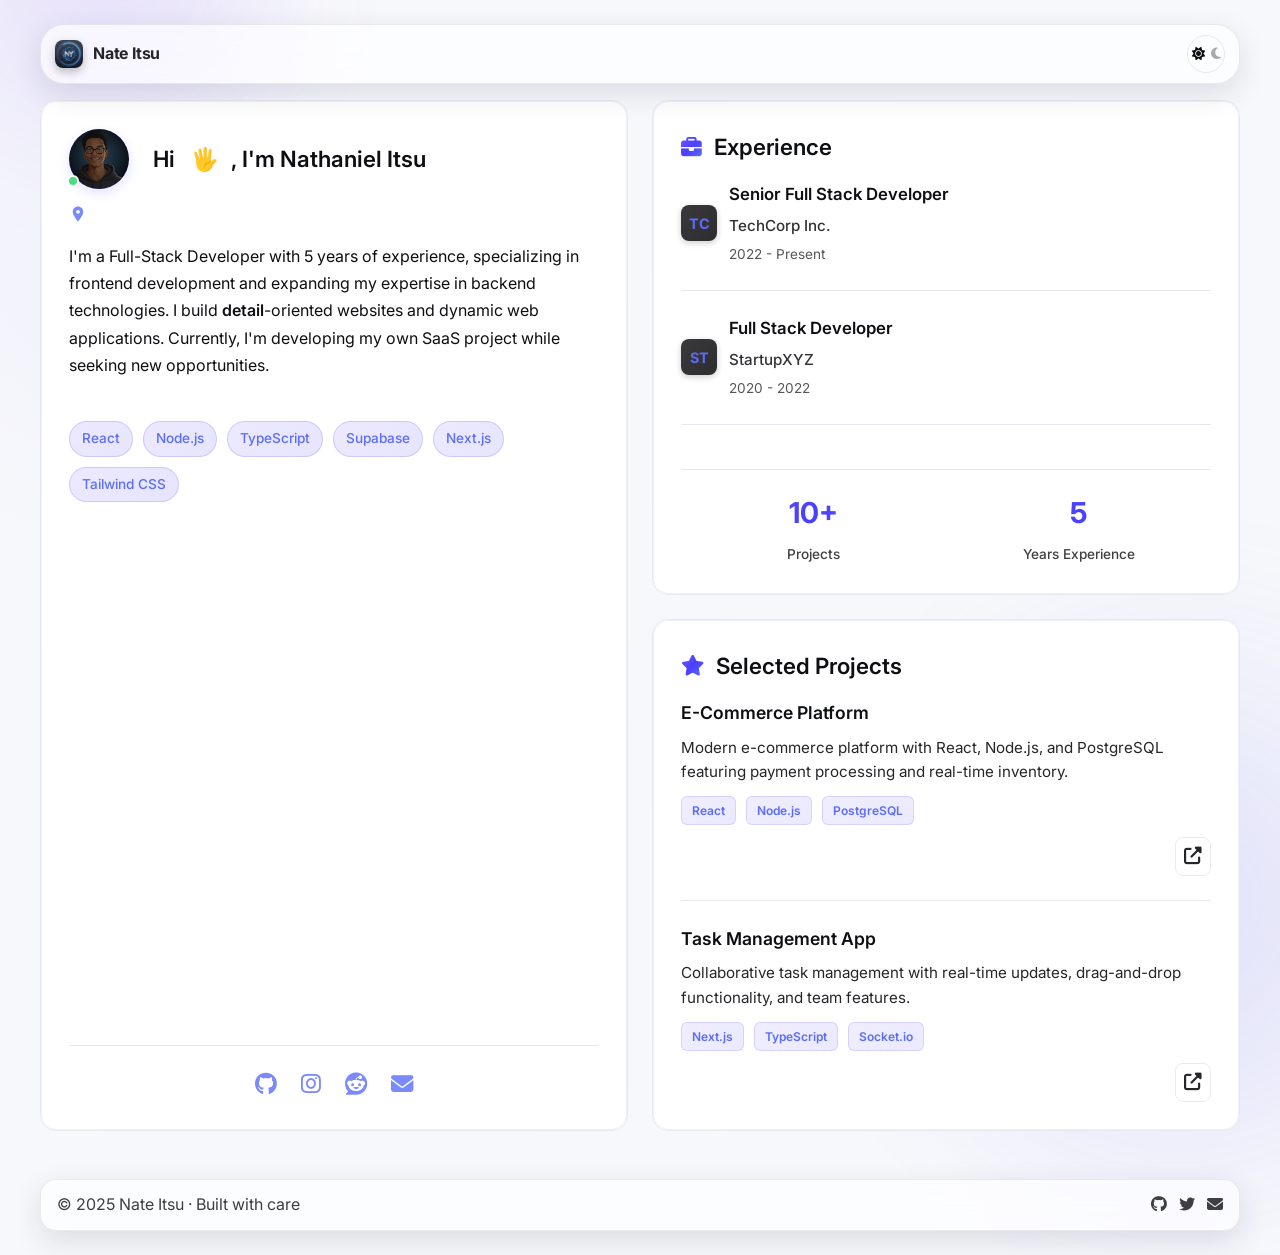
<file: Portofolio/index.html>
<!DOCTYPE html>
<html lang="en">
<head>
    <meta charset="UTF-8">
    <meta name="viewport" content="width=device-width, initial-scale=1.0">
    <title>Nate Itsu</title>
    <link rel="stylesheet" href="CSS/style.css">
    <link rel="stylesheet" href="https://cdnjs.cloudflare.com/ajax/libs/font-awesome/6.4.0/css/all.min.css">
    <link rel="preconnect" href="https://fonts.googleapis.com">
    <link rel="preconnect" href="https://fonts.gstatic.com" crossorigin>
    <link href="https://fonts.googleapis.com/css2?family=Inter:wght@400;500;600;700&family=Inter+Tight:wght@700&family=JetBrains+Mono:wght@400;600&display=swap" rel="stylesheet">
    <style>

    </style>
</head>
<body>
    <div class="container">
        <div class="glass-header">
        <nav class="site-nav" aria-label="Primary">
            <div class="brand">
                <img class="brand-logo" src="assets/favicon2.png" alt="">
                <span class="brand-name">Nate Itsu</span>
            </div>
            <button class="theme-toggle" id="theme-toggle" aria-label="Toggle theme" title="Toggle theme">
                <i class="fas fa-sun" aria-hidden="true"></i>
                <i class="fas fa-moon" aria-hidden="true"></i>
            </button>
        </nav>
        </div>
        <div class="bento-grid">
            <!-- About Me -->
            <div class="bento-item large">
                <div class="section-title">
                    <div class="avatar-container">
                        <div class="avatar">
                            <img id="profile-img" src="assets/profile2.png"></div>
                        <div class="availability-indicator">
                            <div class="availability-text">Open to new opportunities</div>
                        </div>
                    </div>
                    Hi <span class="wave-emoji">🖐️</span>, I'm Nathaniel Itsu
                </div>
                <div class="location">
                    <svg class="location-icon" viewBox="0 0 24 24" fill="currentColor">
                        <path d="M12 2C8.13 2 5 5.13 5 9c0 5.25 7 13 7 13s7-7.75 7-13c0-3.87-3.13-7-7-7zm0 9.5c-1.38 0-2.5-1.12-2.5-2.5s1.12-2.5 2.5-2.5 2.5 1.12 2.5 2.5-1.12 2.5-2.5 2.5z"/>
                    </svg>
                    <span class="location-text">Ethiopia</span>
                </div>
                <div class="bio">
                    I'm a Full-Stack Developer with 5 years of experience, specializing in frontend development and expanding my expertise in backend technologies. I build <span class="detail-text">detail</span>-oriented websites and dynamic web applications. Currently, I'm developing my own SaaS project while seeking new opportunities.
                </div>
                <div class="skills">
                    <span class="skill-tag">React</span>
                    <span class="skill-tag">Node.js</span>
                    <span class="skill-tag">TypeScript</span>
                    <span class="skill-tag">Supabase</span>
                    <span class="skill-tag">Next.js</span>
                    <span class="skill-tag">Tailwind CSS</span>
                </div>
                <div class="connect-icons">
                    <a href="#" class="connect-icon" aria-label="GitHub">
                        <i class="fab fa-github"></i>
                    </a>
                    <a href="#" class="connect-icon" aria-label="Instagram">
                        <i class="fab fa-instagram"></i>
                    </a>
                    <a href="#" class="connect-icon" aria-label="Reddit">
                        <i class="fab fa-reddit"></i>
                    </a>
                    <a href="#" class="connect-icon" aria-label="Email">
                        <i class="fas fa-envelope"></i>
                    </a>
                </div>
            </div>

            <!-- Experience -->
            <div class="bento-item medium">
                <div class="section-title">
                    <i class="fas fa-briefcase"></i> Experience
                </div>
                <div class="experience-item">
                    <div style="display: flex; align-items: center;">
                        <div class="company-logo">TC</div>
                        <div>
                            <div class="job-title">Senior Full Stack Developer</div>
                            <div class="company-name">TechCorp Inc.</div>
                            <div class="date">2022 - Present</div>
                        </div>
                    </div>
                </div>
                <div class="experience-item">
                    <div style="display: flex; align-items: center;">
                        <div class="company-logo">ST</div>
                        <div>
                            <div class="job-title">Full Stack Developer</div>
                            <div class="company-name">StartupXYZ</div>
                            <div class="date">2020 - 2022</div>
                        </div>
                    </div>
                </div>
                <div class="stats">
                    <div class="stat-item">
                        <div class="stat-value">10+</div>
                        <div class="stat-label">Projects</div>
                    </div>
                    <div class="stat-item">
                        <div class="stat-value">5</div>
                        <div class="stat-label">Years Experience</div>
                    </div>
                </div>
            </div>

            <!-- Selected Projects -->
            <div class="bento-item medium">
                <div class="section-title">
                    <i class="fas fa-star"></i> Selected Projects
                </div>
                <div class="project">
                    <div class="project-title">E-Commerce Platform</div>
                    <div class="project-desc">
                        Modern e-commerce platform with React, Node.js, and PostgreSQL featuring payment processing and real-time inventory.
                    </div>
                    <div class="project-tags">
                        <span class="project-tag">React</span>
                        <span class="project-tag">Node.js</span>
                        <span class="project-tag">PostgreSQL</span>
                    </div>
                    <div class="project-actions">
                        <button class="action-btn" aria-label="View project">
                            <i class="fas fa-external-link-alt"></i>
                        </button>
                    </div>
                </div>
                <div class="project">
                    <div class="project-title">Task Management App</div>
                    <div class="project-desc">
                        Collaborative task management with real-time updates, drag-and-drop functionality, and team features.
                    </div>
                    <div class="project-tags">
                        <span class="project-tag">Next.js</span>
                        <span class="project-tag">TypeScript</span>
                        <span class="project-tag">Socket.io</span>
                    </div>
                    <div class="project-actions">
                        <button class="action-btn" aria-label="View project">
                            <i class="fas fa-external-link-alt"></i>
                        </button>
                    </div>
                </div>
            </div>
        </div>
        <footer class="glass-footer" aria-label="Footer">
            <div class="footer-inner">
                <div class="footer-text">© 2025 Nate Itsu · Built with care</div>
                <div class="footer-actions">
                    <a href="#" class="footer-icon" aria-label="GitHub"><i class="fab fa-github"></i></a>
                    <a href="#" class="footer-icon" aria-label="Twitter"><i class="fab fa-twitter"></i></a>
                    <a href="#" class="footer-icon" aria-label="Email"><i class="fas fa-envelope"></i></a>
                </div>
            </div>
        </footer>
    </div>

    <script>
        document.addEventListener('DOMContentLoaded', function() {
            // Theme: initialize from localStorage or OS preference
            const root = document.documentElement;
            const savedTheme = localStorage.getItem('theme');
            const prefersLight = window.matchMedia('(prefers-color-scheme: light)').matches;
            const initialTheme = savedTheme || (prefersLight ? 'light' : 'dark');
            root.setAttribute('data-theme', initialTheme);

            const toggleBtn = document.getElementById('theme-toggle');
            if (toggleBtn) {
                toggleBtn.addEventListener('click', function() {
                    const next = root.getAttribute('data-theme') === 'light' ? 'dark' : 'light';
                    root.setAttribute('data-theme', next);
                    localStorage.setItem('theme', next);
                });
            }

            // Profile hover swap using local assets
            const avatar = document.querySelector('.avatar');
            const profileImg = document.getElementById('profile-img');
            if (avatar && profileImg) {
                const frontImg = 'assets/profile2.png';
                const sideViewImg = 'assets/profile3.png';
                profileImg.src = frontImg;
                avatar.addEventListener('mouseenter', function() {
                    profileImg.src = sideViewImg;
                });
                avatar.addEventListener('mouseleave', function() {
                    profileImg.src = frontImg;
                });
            }
        });
    </script>
</body>
</html>
</file>
<file: Portofolio/CSS/style.css>
:root {
            /* Color tokens (dark as default) */
            --primary-bg: #0f0f11;
            --secondary-bg: #1a1a1d;
            --text-color: #ffffff;
            --muted-text: #b8b8bf;
            --accent-color: #7c6cf8;
            --accent-gradient: linear-gradient(135deg, #8b5cf6 0%, #6366f1 50%, #7c6cf8 100%);
            --border-color: #2d2d32;
            --card-bg: #25252a;
            --hover-bg: #2f2f35;
            --success-color: #4ade80;
            --shadow-color: rgba(126, 108, 255, 0.2);

            /* Typography */
            --font-sans: 'Inter var', 'Inter', -apple-system, BlinkMacSystemFont, 'Segoe UI', Roboto, Oxygen, Ubuntu, Cantarell, 'Helvetica Neue', Arial, sans-serif;
            --font-mono: 'JetBrains Mono', ui-monospace, SFMono-Regular, Menlo, Monaco, Consolas, 'Liberation Mono', 'Courier New', monospace;

            /* Radii */
            --radius-xs: 6px;
            --radius-sm: 8px;
            --radius-md: 12px;
            --radius-lg: 16px;
            --radius-xl: 24px;

            /* Spacing scale */
            --space-1: 4px;
            --space-2: 8px;
            --space-3: 12px;
            --space-4: 16px;
            --space-5: 20px;
            --space-6: 24px;
            --space-7: 32px;
            --space-8: 40px;
            --space-9: 48px;

            /* Focus ring */
            --ring-color: rgba(126, 108, 255, 0.6);
            --ring-offset: 2px;
            --ring-width: 2px;

            /* Elevation */
            --elevation-1: 0 6px 18px rgba(0,0,0,0.25);
            --elevation-2: 0 12px 28px rgba(0,0,0,0.28);
        }

        /* Light theme overrides */
        [data-theme="light"] {
            --primary-bg: #f7f8fb;
            --secondary-bg: #ffffff;
            --text-color: #0e0f12;
            --muted-text: #5b5f6b;
            --accent-color: #5b6df8;
            --accent-gradient: linear-gradient(135deg, #6b5bff 0%, #4b3fff 50%, #5b6df8 100%);
            --border-color: #e6e8ef;
            --card-bg: #ffffff;
            --hover-bg: #f2f4f9;
            --shadow-color: rgba(93, 77, 255, 0.18);
        }

        * {
            margin: 0;
            padding: 0;
            box-sizing: border-box;
        }

        html { scroll-behavior: smooth; }

        body {
            font-family: var(--font-sans);
            background: var(--primary-bg);
            color: var(--text-color);
            line-height: 1.6;
            padding: var(--space-6);
            min-height: 100vh;
            background-image: 
                radial-gradient(circle at 10% 20%, rgba(126, 108, 255, 0.05) 0%, transparent 20%),
                radial-gradient(circle at 90% 80%, rgba(126, 108, 255, 0.03) 0%, transparent 20%);
        }
        body::before {
            content: '';
            position: fixed;
            inset: -20% -10% -40% -10%;
            background:
                radial-gradient(600px circle at 15% 10%, rgba(139, 92, 246, 0.16), transparent 40%),
                radial-gradient(800px circle at 85% 75%, rgba(99, 102, 241, 0.14), transparent 45%);
            filter: blur(40px);
            z-index: -1;
            animation: drift 22s ease-in-out infinite alternate;
            pointer-events: none;
        }

        ::selection {
            background: rgba(126, 108, 255, 0.25);
            color: var(--text-color);
        }

        :where(button, a, input, textarea, select):focus-visible {
            outline: none;
            box-shadow: 0 0 0 var(--ring-width) var(--ring-color), 0 0 0 calc(var(--ring-width) + var(--ring-offset)) rgba(0,0,0,0.25);
        }

        .container {
            max-width: 1200px;
            margin: 0 auto;
        }

        /* Top navigation */
        .site-nav {
            display: flex;
            align-items: center;
            justify-content: space-between;
            padding: 10px 14px;
            margin-bottom: var(--space-4);
        }

        .brand {
            display: flex;
            align-items: center;
            gap: 10px;
            font-weight: 700;
            letter-spacing: -0.2px;
        }

        .brand-logo {
            width: 28px;
            height: 28px;
            border-radius: var(--radius-sm);
            box-shadow: 0 4px 10px rgba(0,0,0,0.25);
        }

        .brand-name { opacity: 0.9; }

        .theme-toggle {
            display: inline-flex;
            align-items: center;
            justify-content: center;
            width: 38px;
            height: 38px;
            border-radius: 999px;
            border: 1px solid var(--border-color);
            background: linear-gradient(180deg, rgba(255,255,255,0.02), rgba(255,255,255,0));
            color: var(--text-color);
            cursor: pointer;
            transition: all 0.2s ease;
            gap: 6px;
        }

        /* Glass containers */
        .glass-header { position: sticky; top: 12px; z-index: 50; }
        .glass-header .site-nav {
            border-radius: var(--radius-xl);
            background: var(--glass-bg);
            border: 1px solid var(--glass-border);
            backdrop-filter: blur(14px) saturate(140%);
            box-shadow: var(--glass-shadow);
        }

        .glass-footer { margin-top: var(--space-9); }
        .glass-footer .footer-inner {
            display: flex;
            align-items: center;
            justify-content: space-between;
            gap: var(--space-4);
            padding: 12px 16px;
            border-radius: var(--radius-lg);
            background: var(--glass-bg);
            border: 1px solid var(--glass-border);
            backdrop-filter: blur(14px) saturate(140%);
            box-shadow: var(--glass-shadow);
        }

        .footer-text { opacity: 0.8; }
        .footer-actions { display: flex; gap: var(--space-3); }
        .footer-icon { color: var(--text-color); opacity: 0.8; transition: transform .2s ease, opacity .2s ease; }
        .footer-icon:hover { opacity: 1; transform: translateY(-2px) scale(1.06); }

        .theme-toggle:hover { background: var(--hover-bg); transform: translateY(-1px); }

        [data-theme="light"] .theme-toggle .fa-sun { opacity: 1; }
        [data-theme="light"] .theme-toggle .fa-moon { opacity: 0.35; }
        [data-theme="dark"] .theme-toggle .fa-moon { opacity: 1; }
        [data-theme="dark"] .theme-toggle .fa-sun { opacity: 0.35; }

        header {
            text-align: center;
            padding: 48px 20px 32px;
            margin-bottom: 32px;
        }

        h1 {
            font-size: clamp(2rem, 1.3rem + 2vw, 2.8rem);
            font-weight: 700;
            margin-bottom: 12px;
            background: var(--accent-gradient);
            -webkit-background-clip: text;
            -webkit-text-fill-color: transparent;
            background-clip: text;
            letter-spacing: -0.5px;
        }

        h2 { font-size: clamp(1.3rem, 1.1rem + 0.8vw, 1.8rem); font-weight: 700; }
        h3 { font-size: clamp(1.1rem, 1rem + 0.4vw, 1.35rem); font-weight: 600; }
        p { color: var(--text-color); opacity: 0.95; letter-spacing: 0.1px; }

        .subtitle {
            font-size: 1.15rem;
            opacity: 0.85;
            margin-bottom: 24px;
            font-weight: 400;
        }

        .bento-grid {
            display: grid;
            grid-template-columns: repeat(4, 1fr);
            gap: var(--space-6);
            margin-bottom: var(--space-8);
        }

        .bento-item {
            background: var(--card-bg);
            border-radius: var(--radius-lg);
            padding: 28px;
            transition: all 0.3s cubic-bezier(0.4, 0, 0.2, 1);
            border: 1px solid var(--border-color);
            overflow: hidden;
            position: relative;
            backdrop-filter: blur(10px);
            display: flex;
            flex-direction: column;
            animation: fadeUp 600ms cubic-bezier(0.16, 1, 0.3, 1) both;
        }

        .bento-item::before {
            content: '';
            position: absolute;
            top: 0;
            left: 0;
            right: 0;
            bottom: 0;
            border-radius: var(--radius-lg);
            padding: 1px;
            background: linear-gradient(45deg, 
                rgba(126, 108, 255, 0.1), 
                rgba(93, 77, 255, 0.1), 
                rgba(126, 108, 255, 0.1));
            -webkit-mask: 
                linear-gradient(#fff 0 0) content-box, 
                linear-gradient(#fff 0 0);
            -webkit-mask-composite: destination-out;
            mask-composite: exclude;
            pointer-events: none;
        }

        .bento-item:hover {
            transform: translateY(-6px) scale(1.01) rotateX(0.5deg) rotateY(-0.5deg);
            box-shadow: 
                0 20px 40px var(--shadow-color),
                0 8px 16px rgba(0, 0, 0, 0.2);
            border-color: rgba(126, 108, 255, 0.4);
        }

        .bento-item.large {
            grid-column: span 2;
            grid-row: span 2;
        }

        .bento-item.medium {
            grid-column: span 2;
        }

        .bento-item.small {
            grid-column: span 1;
        }

        .section-title {
            font-size: 1.4rem;
            margin-bottom: var(--space-4);
            display: flex;
            align-items: center;
            gap: 12px;
            font-weight: 600;
        }

        .section-title i {
            font-size: 1.3rem;
            background: var(--accent-gradient);
            -webkit-background-clip: text;
            -webkit-text-fill-color: transparent;
            background-clip: text;
        }

        .avatar-container {
            position: relative;
            display: flex;
            align-items: center;
        }

        .avatar {
            width: 60px;
            height: 60px;
            border-radius: 50%;
            background: var(--accent-gradient);
            display: flex;
            align-items: center;
            justify-content: center;
            font-weight: bold;
            font-size: 1.4rem;
            margin-right: 12px;
            position: relative;
            overflow: hidden;
            cursor: pointer;
            transition: all 0.3s cubic-bezier(0.4, 0, 0.2, 1);
            box-shadow: 0 4px 12px rgba(126, 108, 255, 0.2);
        }

        .availability-indicator {
            position: absolute;
            bottom: 2px;
            left: -2px;
            width: 12px;
            height: 12px;
            background-color: var(--success-color);
            border-radius: 50%;
            border: 2px solid var(--card-bg);
            display: flex;
            align-items: center;
            justify-content: center;
            cursor: help;
            transition: all 0.2s ease;
            animation: pulse 2.2s ease-in-out infinite;
        }

        .availability-text {
            display: none;
            position: absolute;
            bottom: 30px;
            left: 0;
            background-color: var(--card-bg);
            color: var(--text-color);
            padding: 6px 12px;
            border-radius: 6px;
            font-size: 0.85rem;
            white-space: nowrap;
            border: 1px solid var(--border-color);
            box-shadow: 0 4px 12px rgba(0, 0, 0, 0.3);
            z-index: 10;
            animation: fadeIn 0.2s cubic-bezier(0.4, 0, 0.2, 1);
        }

        .availability-indicator:hover .availability-text {
            display: block;
        }

        .availability-indicator:hover {
            transform: scale(1.1);
            box-shadow: 0 0 10px rgba(74, 222, 128, 0.4);
        }

        .avatar img {
            width: 100%;
            height: 100%;
            object-fit: cover;
            transition: all 0.3s cubic-bezier(0.4, 0, 0.2, 1);
            border-radius: 50%;
        }

        .avatar::before {
            content: '';
            position: absolute;
            top: 0;
            left: 0;
            right: 0;
            bottom: 0;
            border-radius: 50%;
            border: 2px solid transparent;
            transition: all 0.3s cubic-bezier(0.4, 0, 0.2, 1);
            z-index: 1;
        }

        .avatar:hover::before {
            border: 2px solid var(--accent-color);
            box-shadow: 0 0 20px rgba(126, 108, 255, 0.6);
        }

        .avatar:hover img {
            transform: scale(1.15) rotate(8deg);
        }

        .location {
            display: flex;
            align-items: center;
            gap: 8px;
            font-size: 0.95rem;
            opacity: 0.8;
            margin-bottom: 20px;
            position: relative;
            font-weight: 500;
        }

        .location-icon {
            width: 18px;
            height: 18px;
            color: var(--accent-color);
            transition: transform 0.2s cubic-bezier(0.4, 0, 0.2, 1);
        }

        .location-icon:hover {
            transform: scale(1.3);
        }

        .location-text {
            display: none;
        }

        .location:hover .location-text {
            display: block;
            position: absolute;
            left: 32px;
            top: 50%;
            transform: translateY(-50%);
            background-color: var(--card-bg);
            color: var(--text-color);
            padding: 6px 12px;
            border-radius: 6px;
            font-size: 0.85rem;
            white-space: nowrap;
            border: 1px solid var(--border-color);
            box-shadow: 0 4px 12px rgba(0, 0, 0, 0.3);
            z-index: 10;
            animation: fadeIn 0.2s cubic-bezier(0.4, 0, 0.2, 1);
        }

        @keyframes fadeIn {
            from {
                opacity: 0;
                transform: translateY(-50%) translateX(-8px);
            }
            to {
                opacity: 1;
                transform: translateY(-50%) translateX(0);
            }
        }

        .bio {
            margin-bottom: 24px;
            font-size: 1rem;
            line-height: 1.7;
            font-weight: 400;
        }

        .skills {
            display: flex;
            flex-wrap: wrap;
            gap: 10px;
            margin-top: 18px;
            margin-bottom: 30px;
        }

        .skill-tag {
            background: linear-gradient(135deg, rgba(126, 108, 255, 0.15), rgba(93, 77, 255, 0.15));
            color: var(--accent-color);
            padding: 6px 12px;
            border-radius: 24px;
            font-size: 0.85rem;
            border: 1px solid rgba(126, 108, 255, 0.25);
            font-weight: 500;
            transition: all 0.2s ease;
        }

        .skill-tag:hover {
            transform: translateY(-1px) scale(1.02);
            box-shadow: 0 8px 20px rgba(126, 108, 255, 0.18);
            background: linear-gradient(135deg, rgba(126, 108, 255, 0.25), rgba(93, 77, 255, 0.25));
            border-color: rgba(126, 108, 255, 0.4);
        }

        .connect-icons {
            display: flex;
            gap: 24px;
            margin-top: auto;
            justify-content: center;
            padding-top: 20px;
            border-top: 1px solid var(--border-color);
        }

        .connect-icon {
            color: var(--accent-color);
            font-size: 1.4rem;
            transition: all 0.2s cubic-bezier(0.4, 0, 0.2, 1);
            opacity: 0.8;
        }

        .connect-icon:hover {
            opacity: 1;
            transform: translateY(-3px) rotate(-5deg) scale(1.05);
            text-shadow: 0 4px 12px rgba(126, 108, 255, 0.3);
        }

        .experience-item {
            margin-bottom: 24px;
            padding-bottom: 24px;
            border-bottom: 1px solid var(--border-color);
        }

        .experience-item:last-child {
            margin-bottom: 0;
            padding-bottom: 0;
            border-bottom: none;
        }

        .company-logo {
            width: 36px;
            height: 36px;
            border-radius: 8px;
            background: linear-gradient(135deg, #3a3a3c, #2d2d2f);
            display: flex;
            align-items: center;
            justify-content: center;
            font-weight: 700;
            margin-right: 12px;
            font-size: 0.9rem;
            color: var(--accent-color);
            box-shadow: 0 2px 6px rgba(0, 0, 0, 0.2);
        }

        .job-title {
            font-weight: 600;
            margin-bottom: 6px;
            font-size: 1.05rem;
        }

        .company-name {
            font-size: 0.95rem;
            opacity: 0.85;
            margin-bottom: 6px;
            font-weight: 500;
        }

        .date {
            font-size: 0.85rem;
            opacity: 0.7;
            font-weight: 400;
        }

        .stats {
            display: flex;
            justify-content: space-between;
            margin-top: 20px;
            padding-top: 20px;
            border-top: 1px solid var(--border-color);
        }

        .stat-item {
            text-align: center;
            flex: 1;
        }

        .stat-value {
            font-size: 1.8rem;
            font-weight: 700;
            margin-bottom: 8px;
            background: var(--accent-gradient);
            -webkit-background-clip: text;
            -webkit-text-fill-color: transparent;
            background-clip: text;
        }

        .stat-label {
            font-size: 0.85rem;
            opacity: 0.8;
            font-weight: 500;
        }

        .project {
            margin-bottom: 24px;
            padding-bottom: 24px;
            border-bottom: 1px solid var(--border-color);
            animation: fadeUp 700ms cubic-bezier(0.16, 1, 0.3, 1) both;
        }

        .project:last-child {
            margin-bottom: 0;
            padding-bottom: 0;
            border-bottom: none;
        }
        .project:nth-child(1) { animation-delay: 60ms; }
        .project:nth-child(2) { animation-delay: 140ms; }

        .project-title {
            font-weight: 600;
            margin-bottom: 8px;
            font-size: 1.1rem;
            color: var(--text-color);
        }

        .project-desc {
            font-size: 0.95rem;
            margin-bottom: 12px;
            opacity: 0.9;
            line-height: 1.6;
        }

        .project-tags {
            display: flex;
            flex-wrap: wrap;
            gap: 10px;
            margin-top: 12px;
        }

        .project-tag {
            background: linear-gradient(135deg, rgba(126, 108, 255, 0.12), rgba(93, 77, 255, 0.12));
            color: var(--accent-color);
            padding: 4px 10px;
            border-radius: 6px;
            font-size: 0.75rem;
            border: 1px solid rgba(126, 108, 255, 0.2);
            font-weight: 600;
            transition: all 0.2s ease;
        }

        .project-tag:hover {
            background: linear-gradient(135deg, rgba(126, 108, 255, 0.2), rgba(93, 77, 255, 0.2));
            transform: translateY(-1px);
        }

        .project-actions {
            display: flex;
            justify-content: flex-end;
            margin-top: 12px;
        }

        .action-btn {
            background: transparent;
            border: 1px solid var(--border-color);
            cursor: pointer;
            color: var(--text-color);
            opacity: 0.9;
            transition: all 0.2s cubic-bezier(0.4, 0, 0.2, 1);
            padding: 8px;
            border-radius: var(--radius-sm);
            font-size: 1.1rem;
        }

        .action-btn:hover {
            opacity: 1;
            background: rgba(126, 108, 255, 0.12);
            transform: translateY(-1px) scale(1.02);
        }

        .action-btn:active {
            transform: translateY(0) scale(0.99);
        }

        /* Wave Emoji Animation */
        .wave-emoji {
            display: inline-block;
            transition: transform 0.1s ease;
            margin-left: 4px;
        }

        .wave-emoji:hover {
            animation: wave 1.0s cubic-bezier(0.4, 0, 0.2, 1);
        }

        @keyframes wave {
            0%, 100% { transform: rotate(0deg); }
            20% { transform: rotate(-25deg); }
            40% { transform: rotate(20deg); }
            60% { transform: rotate(-15deg); }
            80% { transform: rotate(10deg); }
        }

        @keyframes fadeUp {
            from { opacity: 0; transform: translateY(10px); }
            to { opacity: 1; transform: translateY(0); }
        }

        @keyframes pulse {
            0%, 100% { box-shadow: 0 0 0 0 rgba(74, 222, 128, 0.35); }
            50% { box-shadow: 0 0 12px 6px rgba(74, 222, 128, 0.15); }
        }

        @keyframes drift {
            0% { transform: translateY(-2%) translateX(0); }
            100% { transform: translateY(2%) translateX(-2%); }
        }

        @keyframes shine {
            0% { background-position: 200% 0; }
            100% { background-position: 0% 0; }
        }

        /* Detail Text Animation */
        .detail-text {
            position: relative;
            display: inline-block;
            font-weight: 600;
        }

        .detail-text::after {
            content: '';
            position: absolute;
            bottom: -2px;
            left: 0;
            width: 0;
            height: 2px;
            background: var(--accent-gradient);
            transition: width 0.3s cubic-bezier(0.4, 0, 0.2, 1);
        }

        .detail-text:hover::after {
            width: 100%;
        }

        .detail-text:hover {
            color: var(--accent-color);
            transition: color 0.3s cubic-bezier(0.4, 0, 0.2, 1);
        }

        /* Responsive Design */
        @media (max-width: 1024px) {
            .bento-grid {
                grid-template-columns: repeat(2, 1fr);
                gap: 20px;
            }
            
            .bento-item.large {
                grid-column: span 2;
                grid-row: span 1;
            }
            
            .bento-item.medium {
                grid-column: span 2;
            }
            
            .bento-item {
                padding: 24px;
            }
            
            h1 {
                font-size: clamp(1.8rem, 1.3rem + 1.2vw, 2.4rem);
            }
            
            .avatar {
                width: 50px;
                height: 50px;
                font-size: 1.1rem;
            }
            
            .availability-indicator {
                width: 16px;
                height: 16px;
                bottom: -2px;
                left: -2px;
            }
            
            .connect-icons {
                gap: 20px;
            }
            
            .connect-icon {
                font-size: 1.3rem;
            }
        }

        @media (max-width: 768px) {
            .bento-grid {
                grid-template-columns: 1fr;
                gap: 20px;
            }
            
            .bento-item.large,
            .bento-item.medium,
            .bento-item.small {
                grid-column: span 1;
                grid-row: span 1;
            }
            
            .stats {
                flex-direction: column;
                gap: 20px;
            }
            
            .section-title {
                font-size: 1.2rem;
            }
            
            .avatar {
                width: 45px;
                height: 45px;
                font-size: 1rem;
            }
            
            .availability-indicator {
                width: 14px;
                height: 14px;
            }
            
            .bio {
                font-size: 0.95rem;
            }
            
            body {
                padding: 16px;
            }
            
            header {
                padding: 32px 16px 24px;
            }
            
            .connect-icons {
                gap: 18px;
            }
            
            .connect-icon {
                font-size: 1.2rem;
            }
            
            .skills {
                margin-bottom: 25px;
            }
        }

        @media (max-width: 480px) {
            body {
                padding: 12px;
            }
            
            header {
                padding: 24px 12px 20px;
            }
            
            h1 {
                font-size: clamp(1.6rem, 1.25rem + 1.2vw, 2.1rem);
            }
            
            .bento-item {
                padding: 20px;
            }
            
            .section-title {
                font-size: 1.1rem;
            }
            
            .avatar {
                width: 40px;
                height: 40px;
                font-size: 0.9rem;
            }
            
            .availability-indicator {
                width: 12px;
                height: 12px;
            }
            
            .location {
                margin-bottom: 16px;
            }
            
            .location:hover .location-text {
                left: 28px;
                font-size: 0.8rem;
                padding: 5px 10px;
            }
            
            .wave-emoji {
                transform: scale(1.2);
            }
            
            .stat-value {
                font-size: 1.5rem;
            }
            
            .connect-icons {
                gap: 16px;
            }
            
            .connect-icon {
                font-size: 1.1rem;
            }
            
            .skills {
                margin-bottom: 20px;
            }
        }

        /* === Enhanced Palette, Glass Tokens, and UI Polish === */
        :root {
            --accent-color: #7c6cf8;
            --accent-gradient: linear-gradient(135deg, #8b5cf6 0%, #6366f1 50%, #7c6cf8 100%);
            --glass-bg: rgba(18, 18, 22, 0.58);
            --glass-border: rgba(255, 255, 255, 0.06);
            --glass-shadow: 0 10px 30px rgba(0, 0, 0, 0.35);
        }

        [data-theme="light"] {
            --accent-color: #5b6df8;
            --accent-gradient: linear-gradient(135deg, #6b5bff 0%, #4b3fff 50%, #5b6df8 100%);
            --glass-bg: rgba(255, 255, 255, 0.65);
            --glass-border: rgba(17, 24, 39, 0.08);
            --glass-shadow: 0 10px 30px rgba(27, 31, 59, 0.12);
        }

        /* Ambient background drift */
        body::before {
            content: '';
            position: fixed;
            inset: -20% -10% -40% -10%;
            background:
                radial-gradient(600px circle at 15% 10%, rgba(139, 92, 246, 0.16), transparent 40%),
                radial-gradient(800px circle at 85% 75%, rgba(99, 102, 241, 0.14), transparent 45%);
            filter: blur(40px);
            z-index: -1;
            animation: drift 22s ease-in-out infinite alternate;
            pointer-events: none;
        }

        /* Glass header */
        .glass-header { position: sticky; top: 12px; z-index: 50; }
        .glass-header .site-nav {
            border-radius: var(--radius-xl);
            background: var(--glass-bg);
            border: 1px solid var(--glass-border);
            backdrop-filter: blur(14px) saturate(140%);
            box-shadow: var(--glass-shadow);
        }

        /* Nav spacing override */
        .site-nav { padding: 10px 14px; }

        /* Typography tweak */
        p { letter-spacing: 0.1px; }

        /* Bento hover enhancements */
        .bento-item:hover {
            transform: translateY(-6px) scale(1.01) rotateX(0.5deg) rotateY(-0.5deg);
        }

        .bento-item::after {
            content: '';
            position: absolute;
            inset: -1px;
            pointer-events: none;
            background: linear-gradient(120deg, transparent 0%, rgba(126,108,255,0.12) 20%, rgba(99,102,241,0.14) 40%, transparent 60%);
            background-size: 200% 100%;
            mix-blend-mode: screen;
            opacity: 0;
            transition: opacity 0.35s ease;
        }

        .bento-item:hover::after { opacity: 1; animation: shine 2.6s linear infinite; }

        .section-title { margin-bottom: var(--space-4); }

        .availability-indicator { animation: pulse 2.2s ease-in-out infinite; }

        .connect-icon:hover {
            transform: translateY(-3px) rotate(-5deg) scale(1.05);
        }

        .skill-tag:hover {
            transform: translateY(-1px) scale(1.02);
            box-shadow: 0 8px 20px rgba(126, 108, 255, 0.18);
        }

        .project { animation: fadeUp 700ms cubic-bezier(0.16, 1, 0.3, 1) both; }
        .project:nth-child(1) { animation-delay: 60ms; }
        .project:nth-child(2) { animation-delay: 140ms; }

        @keyframes pulse {
            0%, 100% { box-shadow: 0 0 0 0 rgba(74, 222, 128, 0.35); }
            50% { box-shadow: 0 0 12px 6px rgba(74, 222, 128, 0.15); }
        }

        @keyframes drift {
            0% { transform: translateY(-2%) translateX(0); }
            100% { transform: translateY(2%) translateX(-2%); }
        }

        @keyframes shine {
            0% { background-position: 200% 0; }
            100% { background-position: 0% 0; }
        }

        /* Glass footer */
        .glass-footer { margin-top: var(--space-9); }
        .glass-footer .footer-inner {
            display: flex;
            align-items: center;
            justify-content: space-between;
            gap: var(--space-4);
            padding: 12px 16px;
            border-radius: var(--radius-lg);
            background: var(--glass-bg);
            border: 1px solid var(--glass-border);
            backdrop-filter: blur(14px) saturate(140%);
            box-shadow: var(--glass-shadow);
        }

        .footer-text { opacity: 0.8; }
        .footer-actions { display: flex; gap: var(--space-3); }
        .footer-icon { color: var(--text-color); opacity: 0.8; transition: transform .2s ease, opacity .2s ease; }
        .footer-icon:hover { opacity: 1; transform: translateY(-2px) scale(1.06); }
</file>
